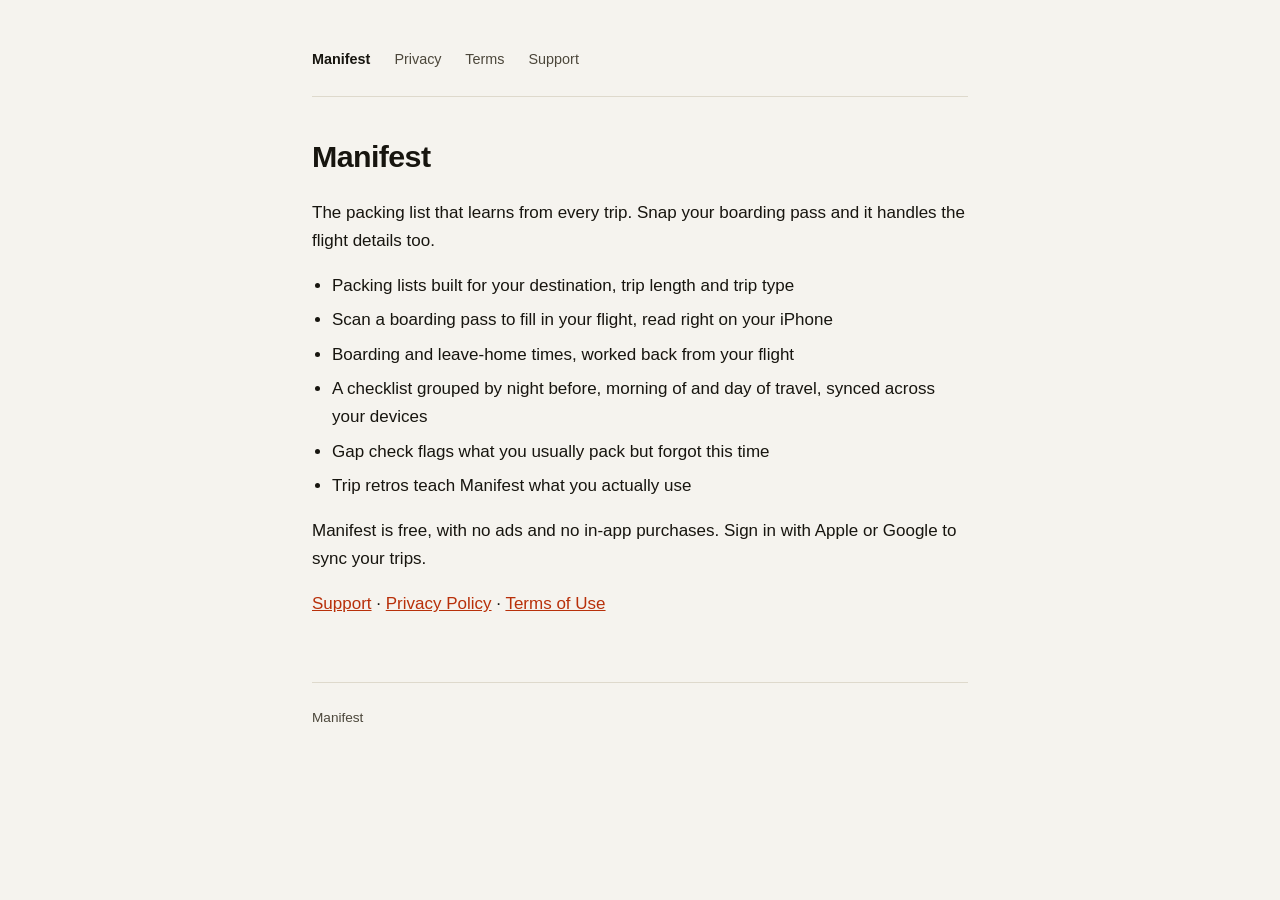
<file: index.html>
<!DOCTYPE html>
<html lang="en">
<head>
<meta charset="utf-8">
<meta name="viewport" content="width=device-width, initial-scale=1">
<title>Manifest — Packing List</title>
<meta name="description" content="The packing list that learns from every trip. Snap your boarding pass and it handles the flight details too.">
<link rel="stylesheet" href="./style.css">
</head>
<body>
<div class="wrap">
<nav>
  <a class="home" href="./">Manifest</a>
  <a href="./privacy.html">Privacy</a>
  <a href="./terms.html">Terms</a>
  <a href="./support.html">Support</a>
</nav>
<h1>Manifest</h1>
<p>The packing list that learns from every trip. Snap your boarding pass and it handles
the flight details too.</p>
<ul>
  <li>Packing lists built for your destination, trip length and trip type</li>
  <li>Scan a boarding pass to fill in your flight, read right on your iPhone</li>
  <li>Boarding and leave-home times, worked back from your flight</li>
  <li>A checklist grouped by night before, morning of and day of travel, synced across your devices</li>
  <li>Gap check flags what you usually pack but forgot this time</li>
  <li>Trip retros teach Manifest what you actually use</li>
</ul>
<p>Manifest is free, with no ads and no in-app purchases. Sign in with Apple or Google to sync your trips.</p>
<p><a href="./support.html">Support</a> · <a href="./privacy.html">Privacy Policy</a> · <a href="./terms.html">Terms of Use</a></p>
<footer>Manifest</footer>
</div>
</body>
</html>
</file>
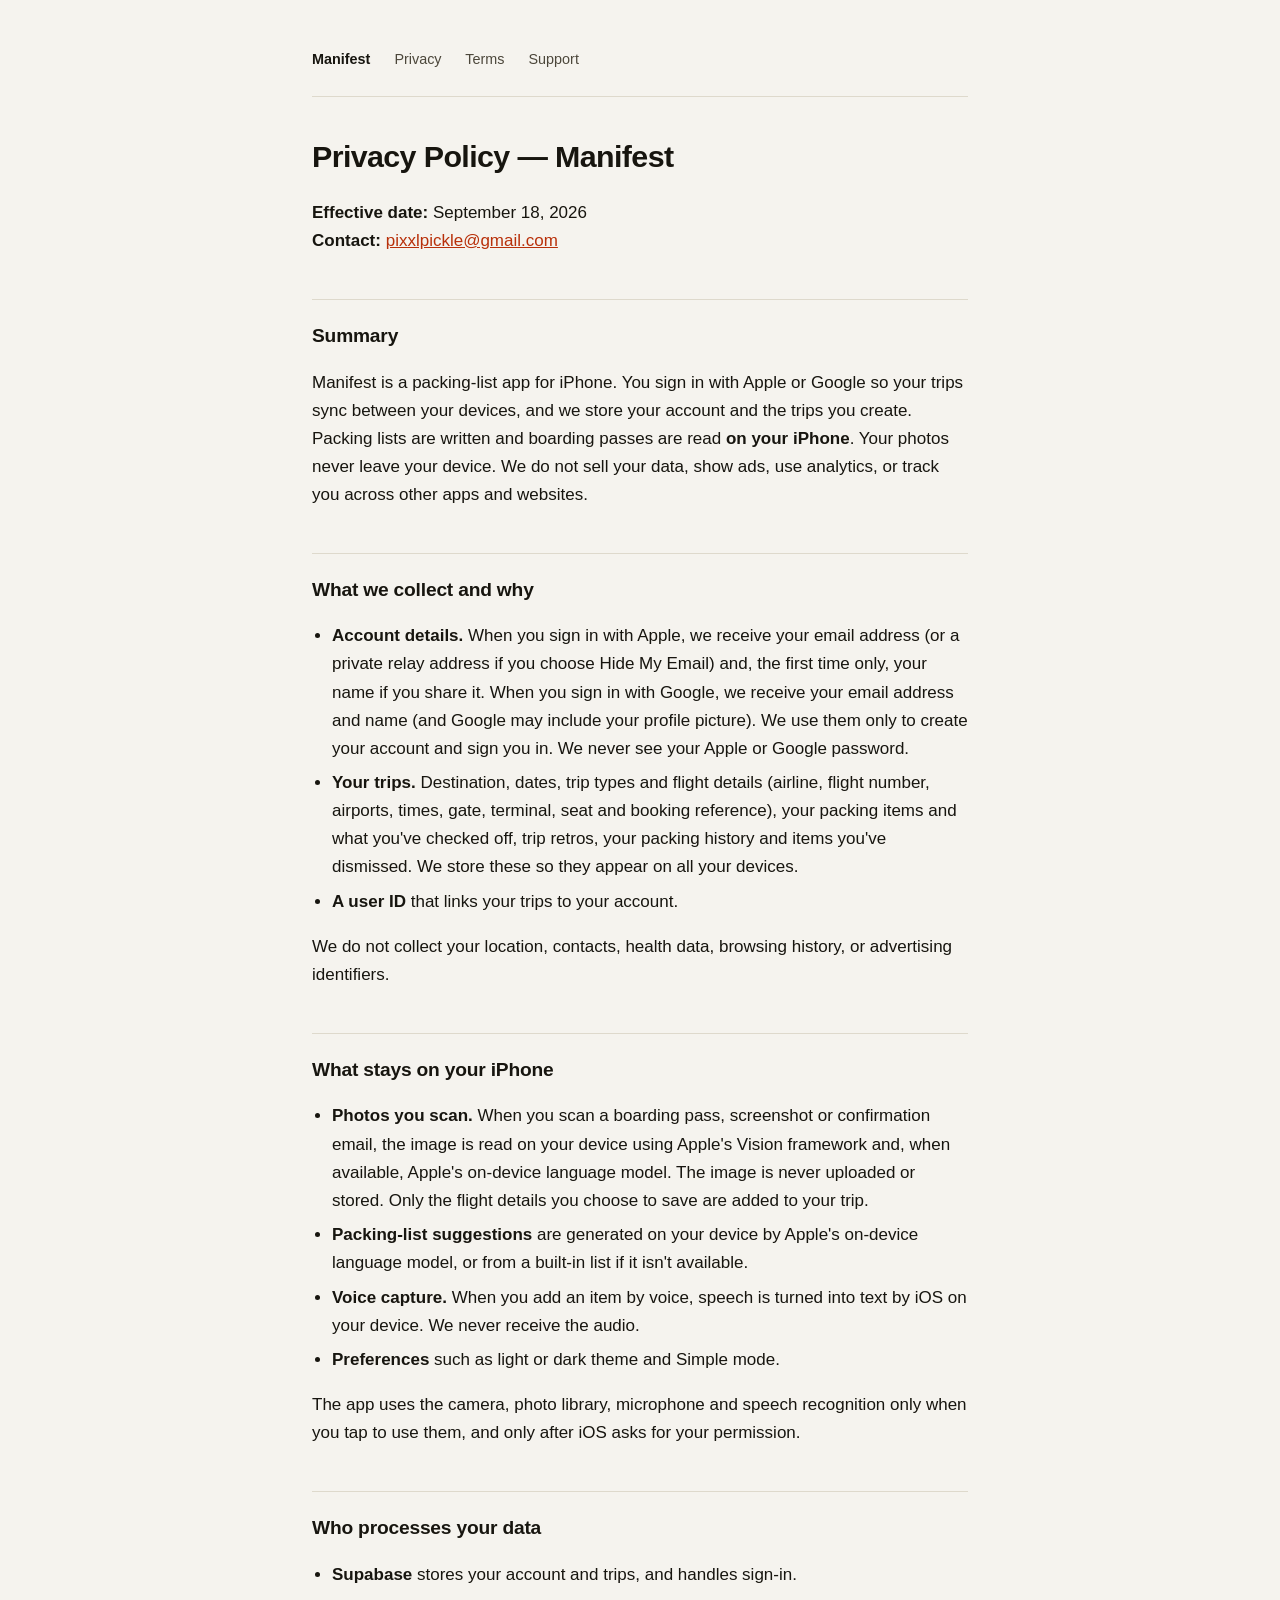
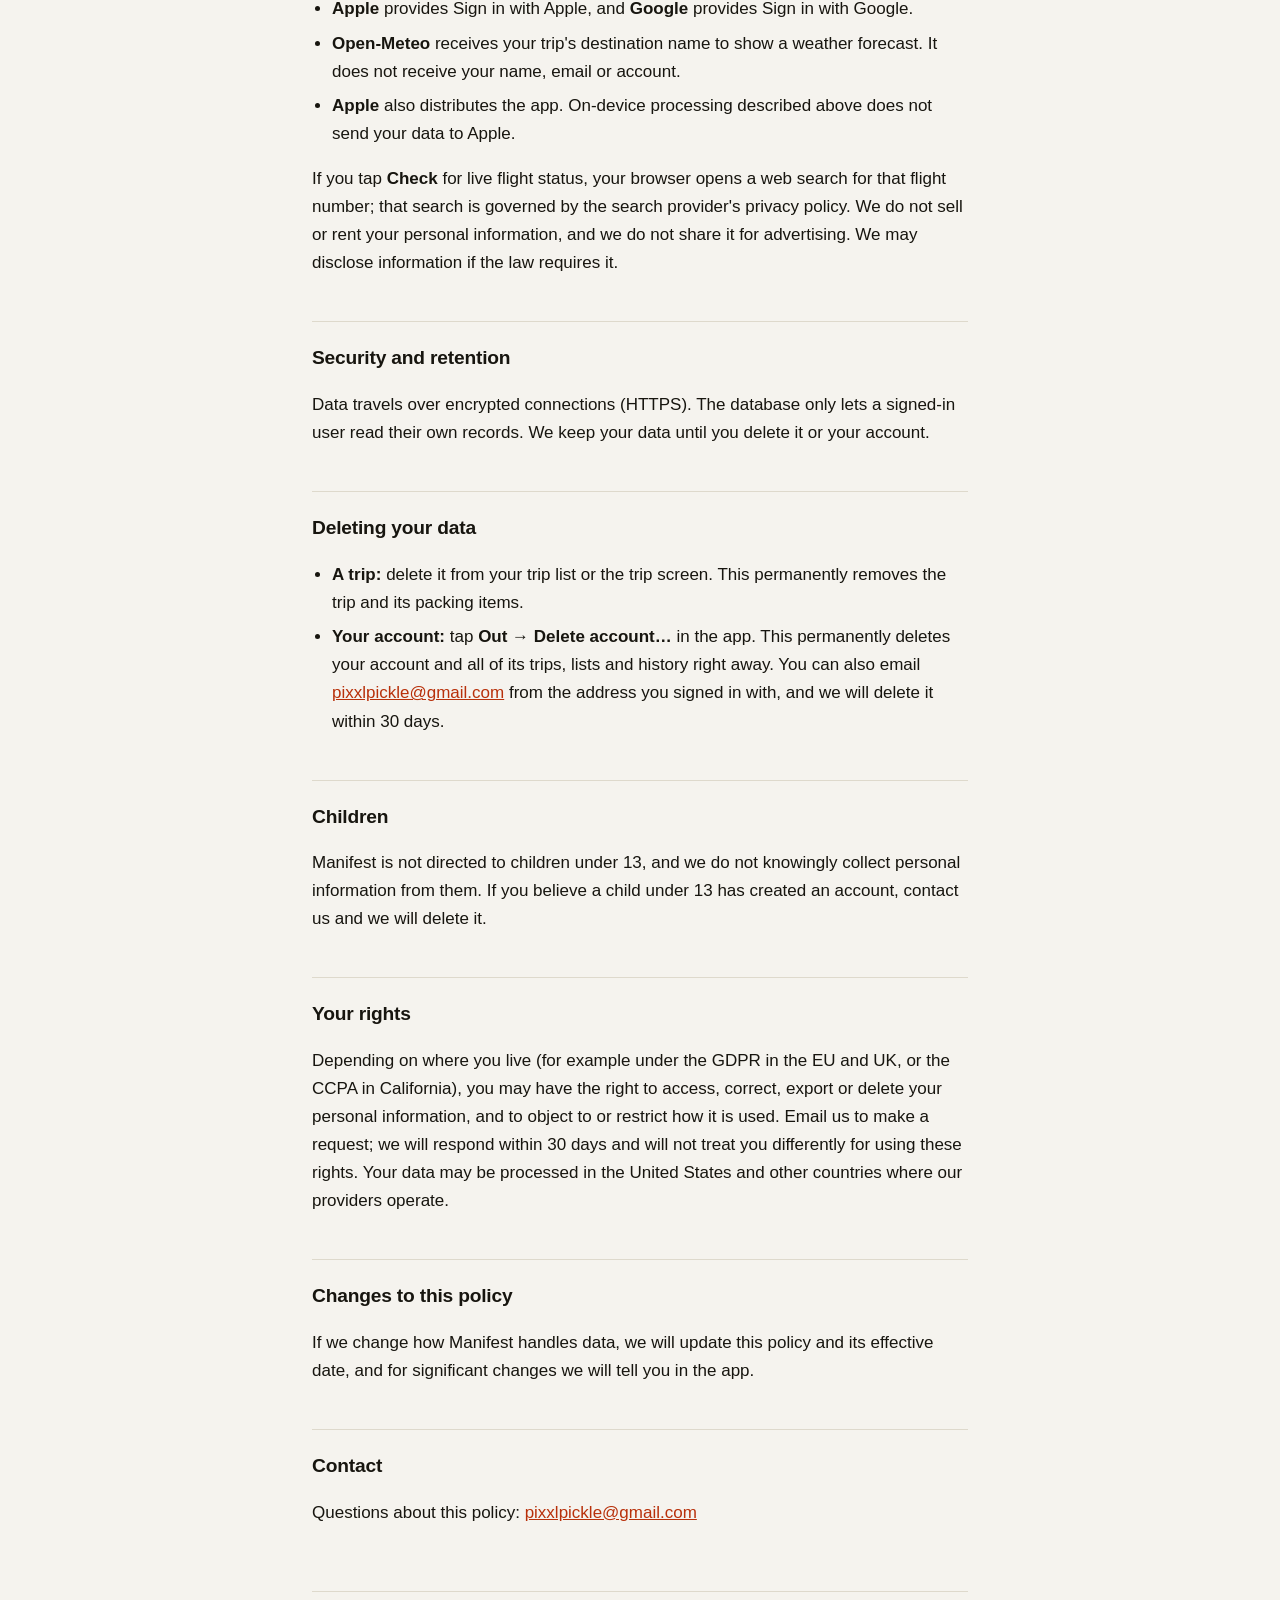
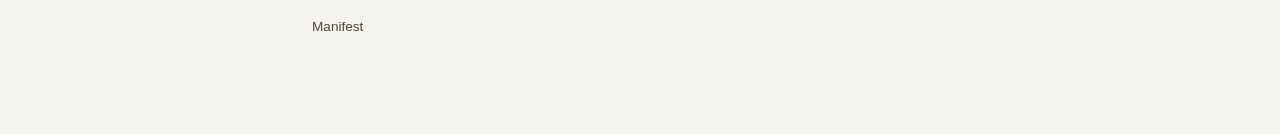
<file: privacy.html>
<!DOCTYPE html>
<html lang="en">
<head>
<meta charset="utf-8">
<meta name="viewport" content="width=device-width, initial-scale=1">
<title>Privacy Policy &mdash; Manifest</title>
<link rel="stylesheet" href="./style.css">
</head>
<body>
<div class="wrap">
<nav>
  <a class="home" href="./">Manifest</a>
  <a href="./privacy.html">Privacy</a>
  <a href="./terms.html">Terms</a>
  <a href="./support.html">Support</a>
</nav>
<h1>Privacy Policy — Manifest</h1>
<p><strong>Effective date:</strong> September 18, 2026<br>
<strong>Contact:</strong> <a href="mailto:pixxlpickle@gmail.com">pixxlpickle@gmail.com</a></p>

<h2>Summary</h2>
<p>Manifest is a packing-list app for iPhone. You sign in with Apple or Google so your
trips sync between your devices, and we store your account and the trips you create. Packing
lists are written and boarding passes are read <strong>on your iPhone</strong>. Your
photos never leave your device. We do not sell your data, show ads, use analytics, or
track you across other apps and websites.</p>

<h2>What we collect and why</h2>
<ul>
<li><strong>Account details.</strong> When you sign in with Apple, we receive your
  email address (or a private relay address if you choose Hide My Email) and, the first
  time only, your name if you share it. When you sign in with Google, we receive your email
  address and name (and Google may include your profile picture). We use them only to create
  your account and sign you in. We never see your Apple or Google password.</li>
<li><strong>Your trips.</strong> Destination, dates, trip types and flight details
  (airline, flight number, airports, times, gate, terminal, seat and booking reference),
  your packing items and what you've checked off, trip retros, your packing history and
  items you've dismissed. We store these so they appear on all your devices.</li>
<li><strong>A user ID</strong> that links your trips to your account.</li>
</ul>
<p>We do not collect your location, contacts, health data, browsing history, or
advertising identifiers.</p>

<h2>What stays on your iPhone</h2>
<ul>
<li><strong>Photos you scan.</strong> When you scan a boarding pass, screenshot or
  confirmation email, the image is read on your device using Apple's Vision framework
  and, when available, Apple's on-device language model. The image is never uploaded or
  stored. Only the flight details you choose to save are added to your trip.</li>
<li><strong>Packing-list suggestions</strong> are generated on your device by Apple's
  on-device language model, or from a built-in list if it isn't available.</li>
<li><strong>Voice capture.</strong> When you add an item by voice, speech is turned
  into text by iOS on your device. We never receive the audio.</li>
<li><strong>Preferences</strong> such as light or dark theme and Simple mode.</li>
</ul>
<p>The app uses the camera, photo library, microphone and speech recognition only when
you tap to use them, and only after iOS asks for your permission.</p>

<h2>Who processes your data</h2>
<ul>
<li><strong>Supabase</strong> stores your account and trips, and handles sign-in.</li>
<li><strong>Apple</strong> provides Sign in with Apple, and <strong>Google</strong>
  provides Sign in with Google.</li>
<li><strong>Open-Meteo</strong> receives your trip's destination name to show a weather
  forecast. It does not receive your name, email or account.</li>
<li><strong>Apple</strong> also distributes the app. On-device processing described
  above does not send your data to Apple.</li>
</ul>
<p>If you tap <strong>Check</strong> for live flight status, your browser opens a web
search for that flight number; that search is governed by the search provider's privacy
policy. We do not sell or rent your personal information, and we do not share it for
advertising. We may disclose information if the law requires it.</p>

<h2>Security and retention</h2>
<p>Data travels over encrypted connections (HTTPS). The database only lets a signed-in
user read their own records. We keep your data until you delete it or your account.</p>

<h2>Deleting your data</h2>
<ul>
<li><strong>A trip:</strong> delete it from your trip list or the trip screen. This
  permanently removes the trip and its packing items.</li>
<li><strong>Your account:</strong> tap <strong>Out → Delete account…</strong> in the app.
  This permanently deletes your account and all of its trips, lists and history right away.
  You can also email <a href="mailto:pixxlpickle@gmail.com">pixxlpickle@gmail.com</a> from
  the address you signed in with, and we will delete it within 30 days.</li>
</ul>

<h2>Children</h2>
<p>Manifest is not directed to children under 13, and we do not knowingly collect
personal information from them. If you believe a child under 13 has created an account,
contact us and we will delete it.</p>

<h2>Your rights</h2>
<p>Depending on where you live (for example under the GDPR in the EU and UK, or the
CCPA in California), you may have the right to access, correct, export or delete your
personal information, and to object to or restrict how it is used. Email us to make a
request; we will respond within 30 days and will not treat you differently for using
these rights. Your data may be processed in the United States and other countries where
our providers operate.</p>

<h2>Changes to this policy</h2>
<p>If we change how Manifest handles data, we will update this policy and its effective
date, and for significant changes we will tell you in the app.</p>

<h2>Contact</h2>
<p>Questions about this policy: <a href="mailto:pixxlpickle@gmail.com">pixxlpickle@gmail.com</a></p>
<footer>Manifest</footer>
</div>
</body>
</html>
</file>
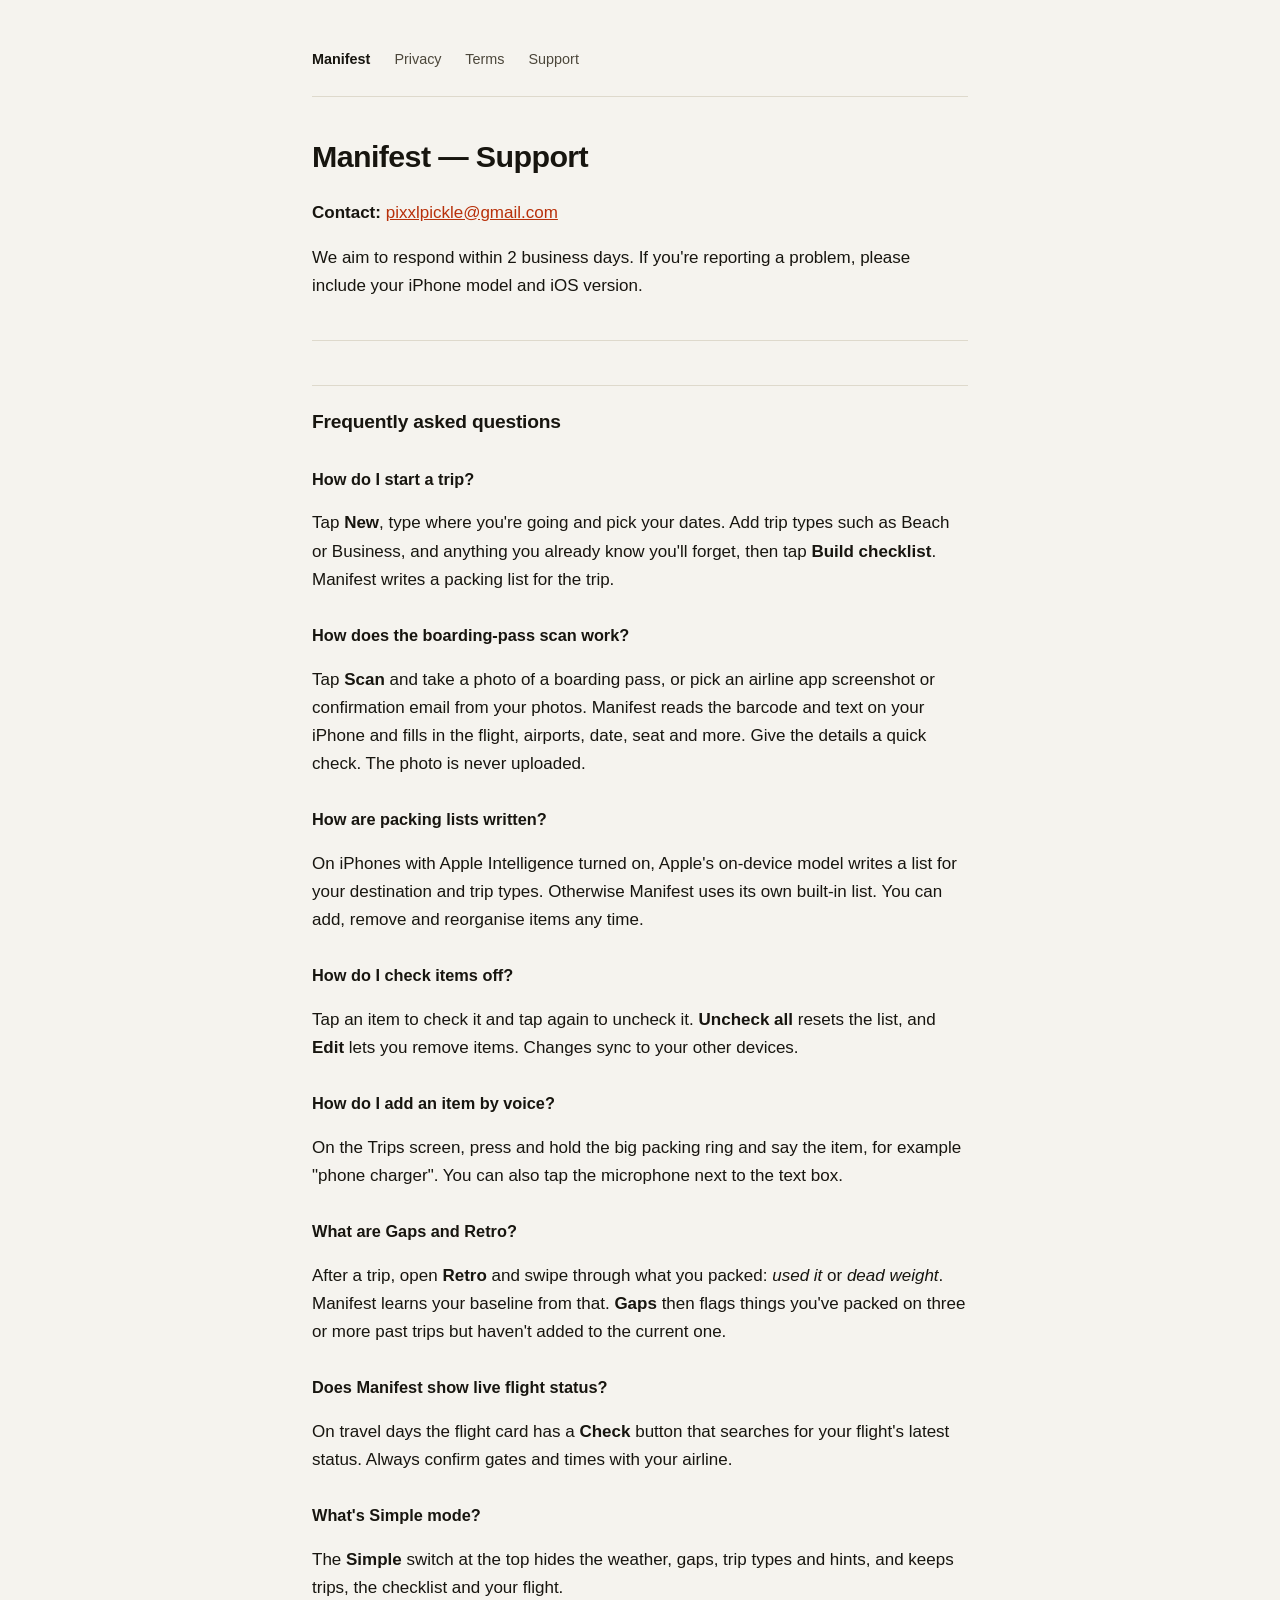
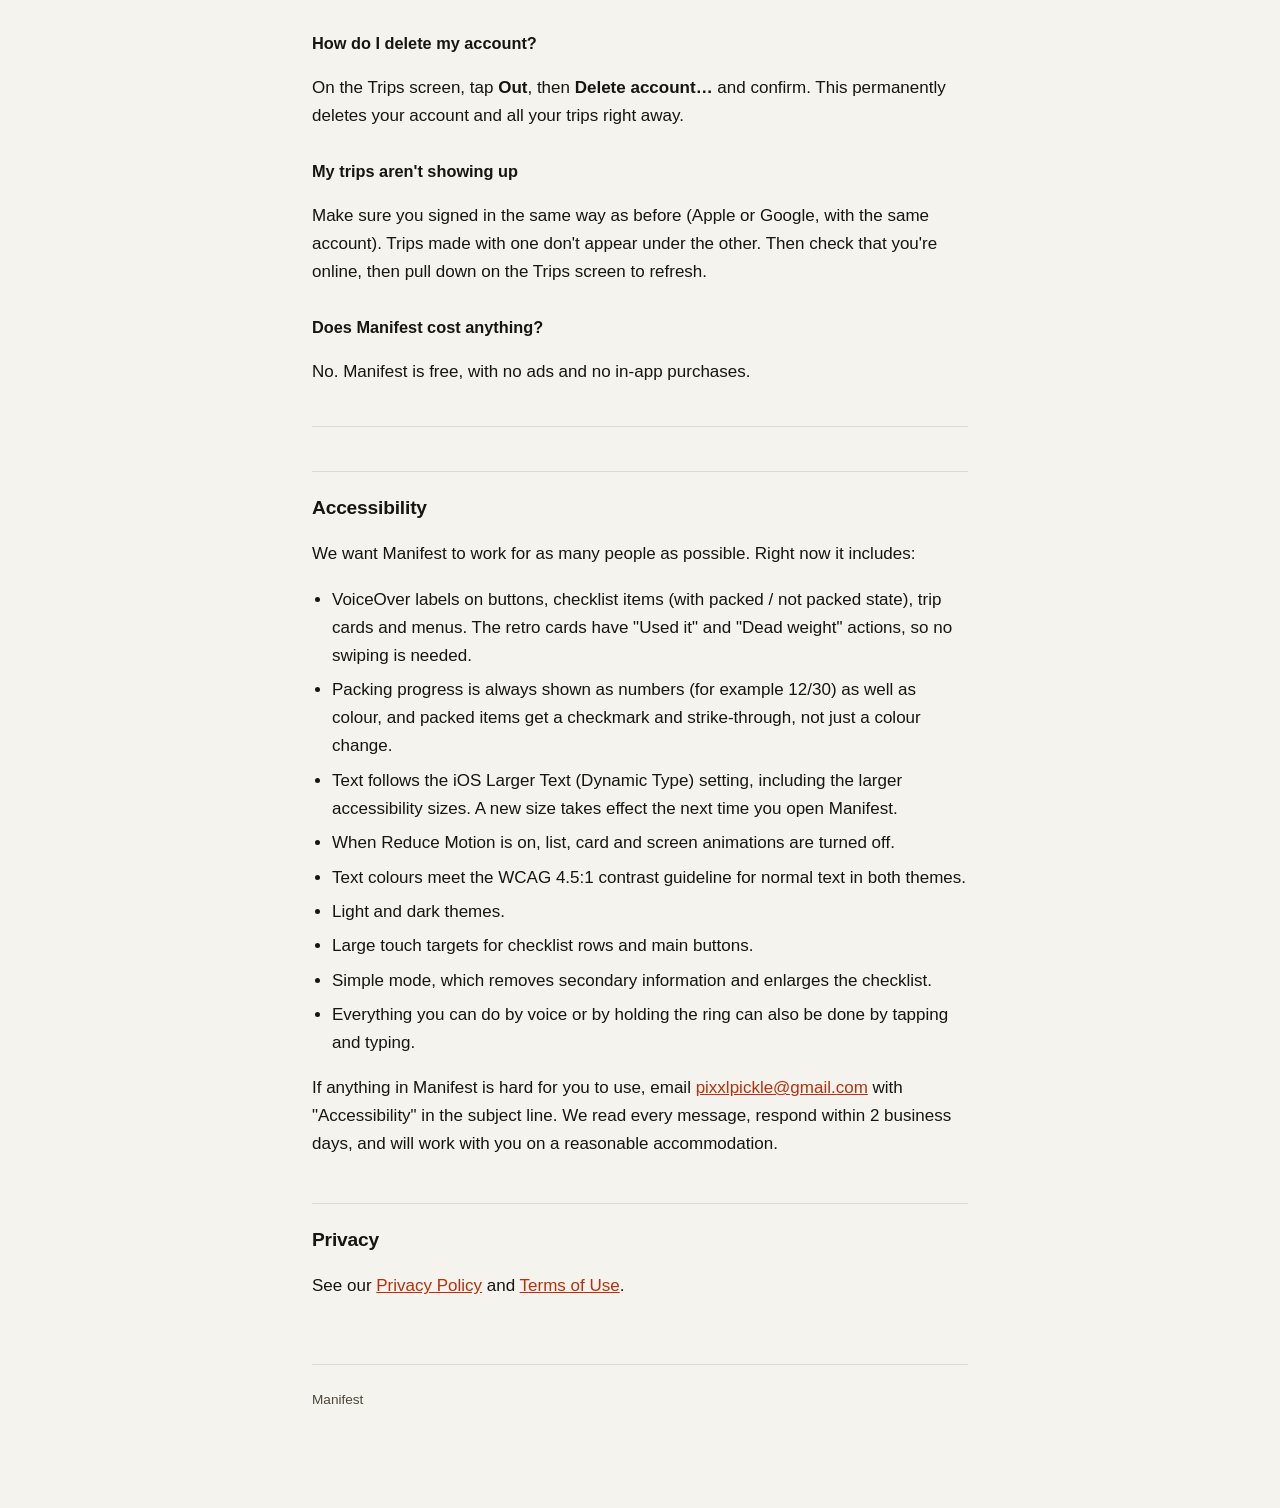
<file: support.html>
<!DOCTYPE html>
<html lang="en">
<head>
<meta charset="utf-8">
<meta name="viewport" content="width=device-width, initial-scale=1">
<title>Support &mdash; Manifest</title>
<link rel="stylesheet" href="./style.css">
</head>
<body>
<div class="wrap">
<nav>
  <a class="home" href="./">Manifest</a>
  <a href="./privacy.html">Privacy</a>
  <a href="./terms.html">Terms</a>
  <a href="./support.html">Support</a>
</nav>
<h1>Manifest — Support</h1>
<p><strong>Contact:</strong> <a href="mailto:pixxlpickle@gmail.com">pixxlpickle@gmail.com</a></p>
<p>We aim to respond within 2 business days. If you're reporting a problem, please
include your iPhone model and iOS version.</p>
<hr>
<h2>Frequently asked questions</h2>

<h3>How do I start a trip?</h3>
<p>Tap <strong>New</strong>, type where you're going and pick your dates. Add trip types
such as Beach or Business, and anything you already know you'll forget, then tap
<strong>Build checklist</strong>. Manifest writes a packing list for the trip.</p>

<h3>How does the boarding-pass scan work?</h3>
<p>Tap <strong>Scan</strong> and take a photo of a boarding pass, or pick an airline app
screenshot or confirmation email from your photos. Manifest reads the barcode and text on
your iPhone and fills in the flight, airports, date, seat and more. Give the details a
quick check. The photo is never uploaded.</p>

<h3>How are packing lists written?</h3>
<p>On iPhones with Apple Intelligence turned on, Apple's on-device model writes a list
for your destination and trip types. Otherwise Manifest uses its own built-in list. You
can add, remove and reorganise items any time.</p>

<h3>How do I check items off?</h3>
<p>Tap an item to check it and tap again to uncheck it. <strong>Uncheck all</strong>
resets the list, and <strong>Edit</strong> lets you remove items. Changes sync to your
other devices.</p>

<h3>How do I add an item by voice?</h3>
<p>On the Trips screen, press and hold the big packing ring and say the item, for
example "phone charger". You can also tap the microphone next to the text box.</p>

<h3>What are Gaps and Retro?</h3>
<p>After a trip, open <strong>Retro</strong> and swipe through what you packed:
<em>used it</em> or <em>dead weight</em>. Manifest learns your baseline from that.
<strong>Gaps</strong> then flags things you've packed on three or more past trips but
haven't added to the current one.</p>

<h3>Does Manifest show live flight status?</h3>
<p>On travel days the flight card has a <strong>Check</strong> button that searches for
your flight's latest status. Always confirm gates and times with your airline.</p>

<h3>What's Simple mode?</h3>
<p>The <strong>Simple</strong> switch at the top hides the weather, gaps, trip types and
hints, and keeps trips, the checklist and your flight.</p>

<h3>How do I delete my account?</h3>
<p>On the Trips screen, tap <strong>Out</strong>, then <strong>Delete account…</strong>
and confirm. This permanently deletes your account and all your trips right away.</p>

<h3>My trips aren't showing up</h3>
<p>Make sure you signed in the same way as before (Apple or Google, with the same
account). Trips made with one don't appear under the other. Then check that you're online, then pull down on the Trips screen to refresh.</p>

<h3>Does Manifest cost anything?</h3>
<p>No. Manifest is free, with no ads and no in-app purchases.</p>

<hr>
<h2>Accessibility</h2>
<p>We want Manifest to work for as many people as possible. Right now it includes:</p>
<ul>
<li>VoiceOver labels on buttons, checklist items (with packed / not packed state),
  trip cards and menus. The retro cards have "Used it" and "Dead weight" actions, so no
  swiping is needed.</li>
<li>Packing progress is always shown as numbers (for example 12/30) as well as colour,
  and packed items get a checkmark and strike-through, not just a colour change.</li>
<li>Text follows the iOS Larger Text (Dynamic Type) setting, including the larger accessibility
  sizes. A new size takes effect the next time you open Manifest.</li>
<li>When Reduce Motion is on, list, card and screen animations are turned off.</li>
<li>Text colours meet the WCAG 4.5:1 contrast guideline for normal text in both themes.</li>
<li>Light and dark themes.</li>
<li>Large touch targets for checklist rows and main buttons.</li>
<li>Simple mode, which removes secondary information and enlarges the checklist.</li>
<li>Everything you can do by voice or by holding the ring can also be done by tapping and
  typing.</li>
</ul>
<p>If anything in Manifest is hard for you to use, email
<a href="mailto:pixxlpickle@gmail.com">pixxlpickle@gmail.com</a> with "Accessibility" in the subject
line. We read every message, respond within 2 business days, and will work with you on a reasonable
accommodation.</p>

<h2>Privacy</h2>
<p>See our <a href="./privacy.html">Privacy Policy</a> and <a href="./terms.html">Terms of Use</a>.</p>
<footer>Manifest</footer>
</div>
</body>
</html>
</file>
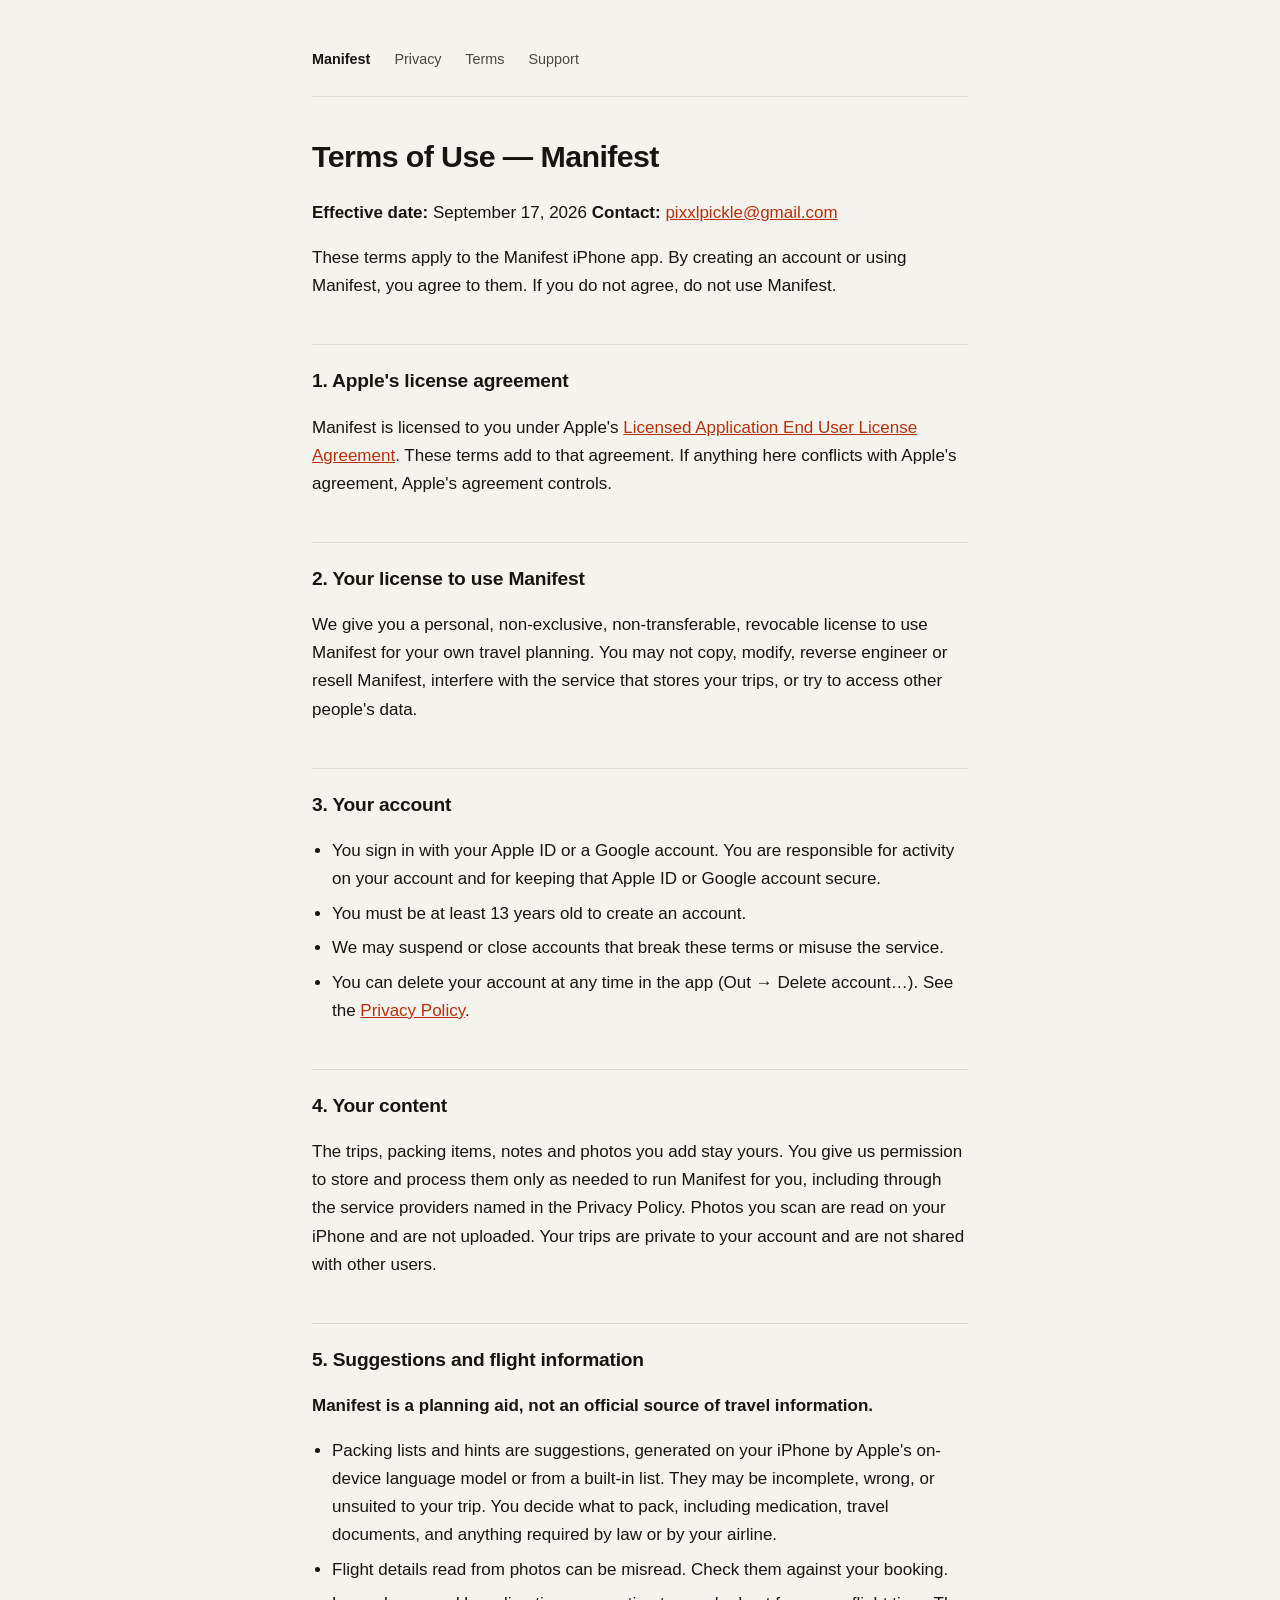
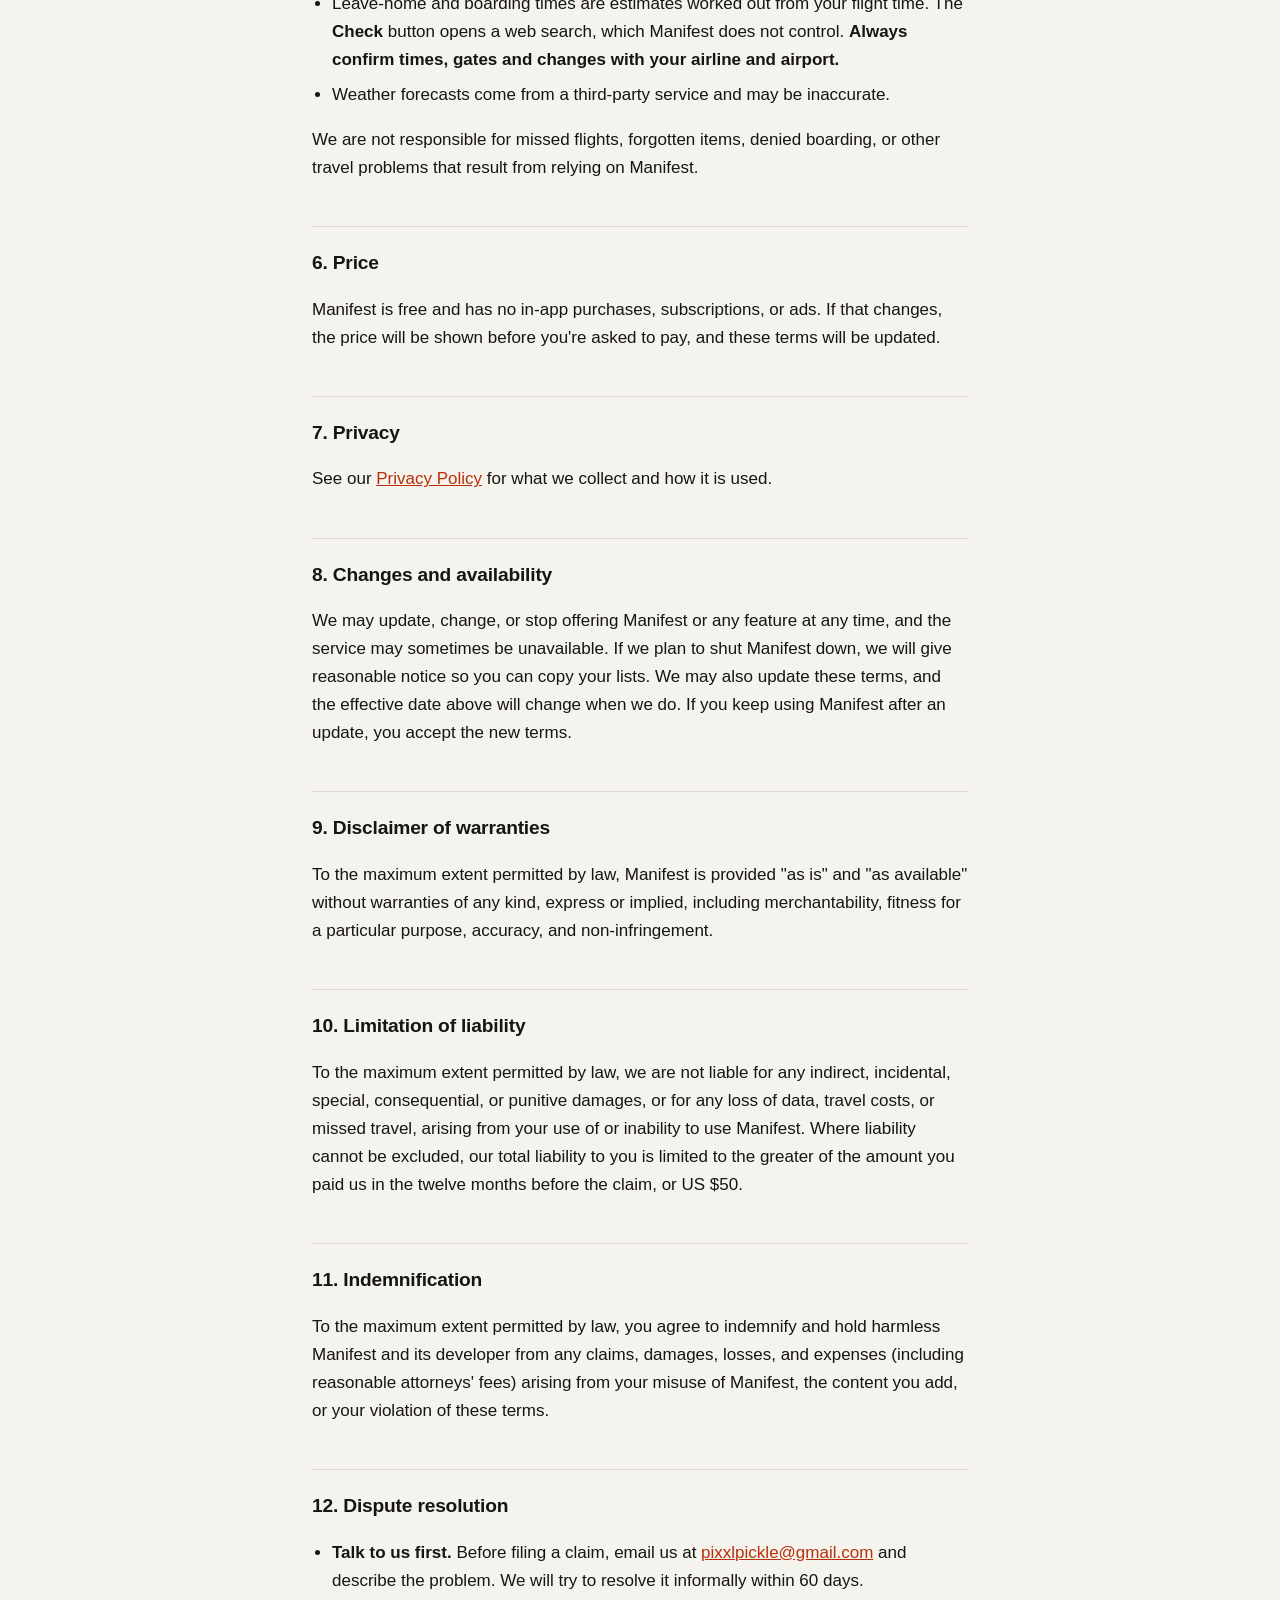
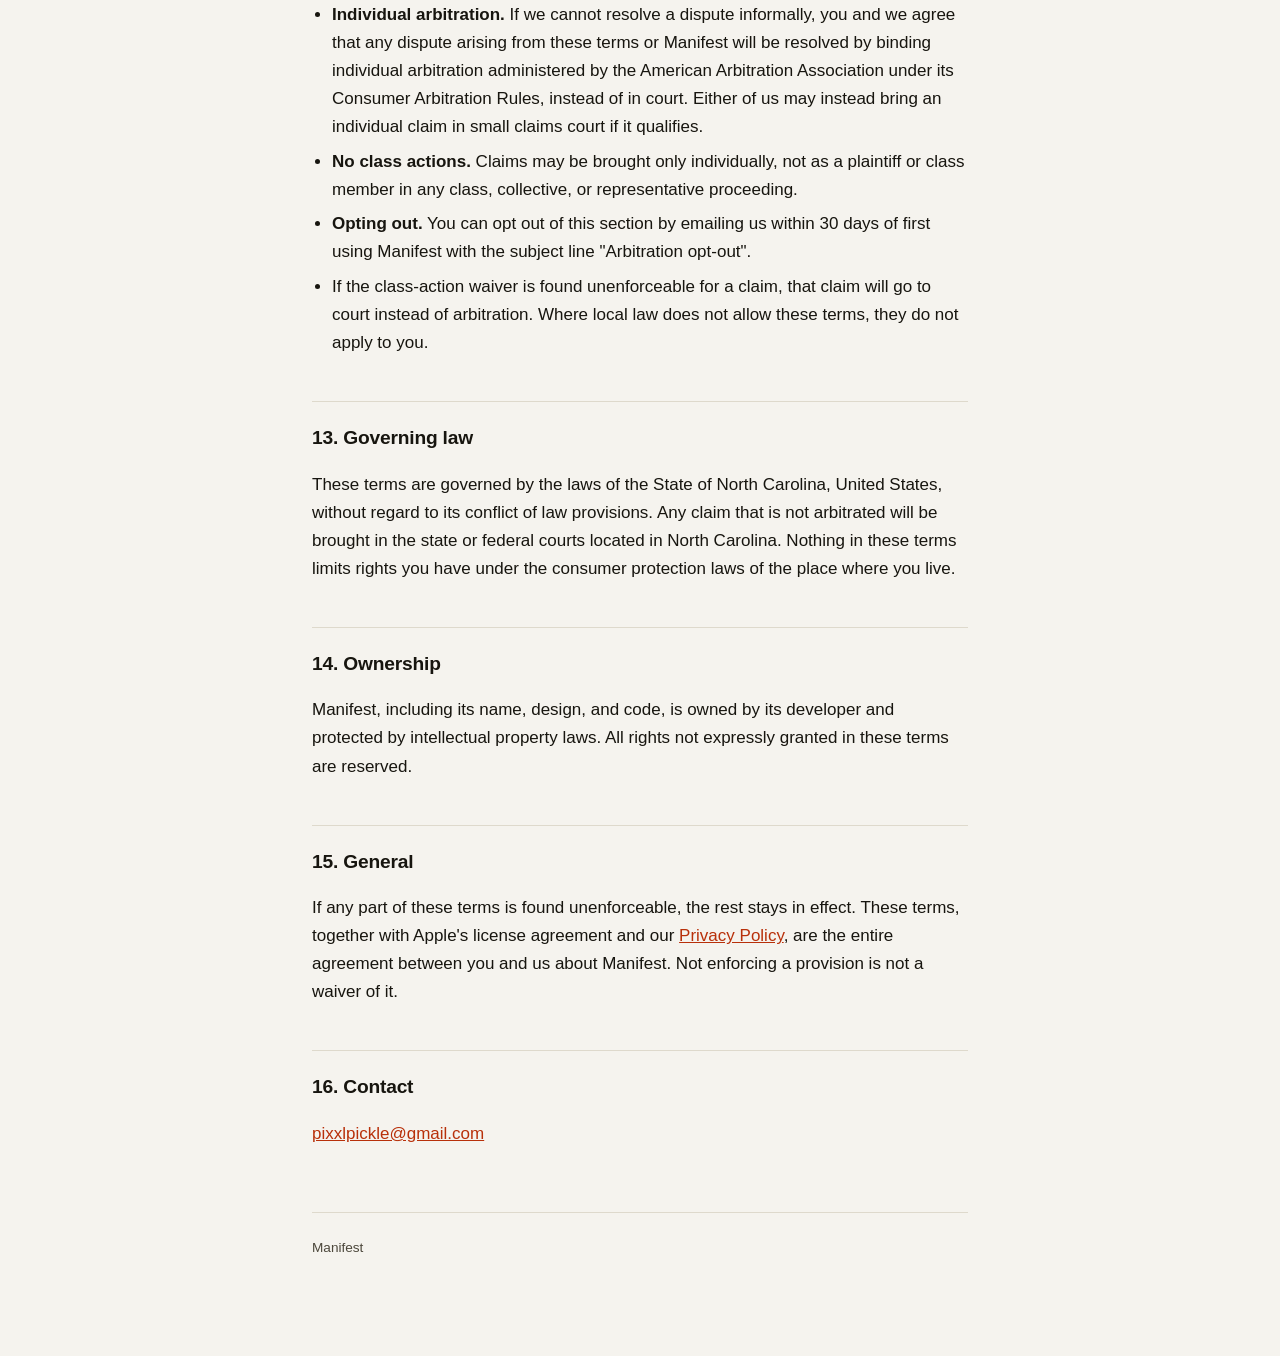
<file: terms.html>
<!DOCTYPE html>
<html lang="en">
<head>
<meta charset="utf-8">
<meta name="viewport" content="width=device-width, initial-scale=1">
<title>Terms of Use &mdash; Manifest</title>
<link rel="stylesheet" href="./style.css">
</head>
<body>
<div class="wrap">
<nav>
  <a class="home" href="./">Manifest</a>
  <a href="./privacy.html">Privacy</a>
  <a href="./terms.html">Terms</a>
  <a href="./support.html">Support</a>
</nav>
<h1>Terms of Use — Manifest</h1>
<p><strong>Effective date:</strong> September 17, 2026
<strong>Contact:</strong> <a href="mailto:pixxlpickle@gmail.com">pixxlpickle@gmail.com</a></p>
<p>These terms apply to the Manifest iPhone app. By creating an account or using
Manifest, you agree to them. If you do not agree, do not use Manifest.</p>

<h2>1. Apple's license agreement</h2>
<p>Manifest is licensed to you under Apple's
<a href="https://www.apple.com/legal/internet-services/itunes/dev/stdeula/">Licensed Application End User License Agreement</a>.
These terms add to that agreement. If anything here conflicts with Apple's
agreement, Apple's agreement controls.</p>

<h2>2. Your license to use Manifest</h2>
<p>We give you a personal, non-exclusive, non-transferable, revocable license to use
Manifest for your own travel planning. You may not copy, modify, reverse engineer or
resell Manifest, interfere with the service that stores your trips, or try to access
other people's data.</p>

<h2>3. Your account</h2>
<ul>
<li>You sign in with your Apple ID or a Google account. You are responsible for
  activity on your account and for keeping that Apple ID or Google account secure.</li>
<li>You must be at least 13 years old to create an account.</li>
<li>We may suspend or close accounts that break these terms or misuse the
  service.</li>
<li>You can delete your account at any time in the app (Out → Delete account…). See
  the <a href="./privacy.html">Privacy Policy</a>.</li>
</ul>

<h2>4. Your content</h2>
<p>The trips, packing items, notes and photos you add stay yours. You give us
permission to store and process them only as needed to run Manifest for you, including
through the service providers named in the Privacy Policy. Photos you scan are read on
your iPhone and are not uploaded. Your trips are private to your account and are not
shared with other users.</p>

<h2>5. Suggestions and flight information</h2>
<p><strong>Manifest is a planning aid, not an official source of travel
information.</strong></p>
<ul>
<li>Packing lists and hints are suggestions, generated on your iPhone by Apple's
  on-device language model or from a built-in list. They may be incomplete, wrong, or
  unsuited to your trip. You decide what to pack, including medication, travel documents,
  and anything required by law or by your airline.</li>
<li>Flight details read from photos can be misread. Check them against your
  booking.</li>
<li>Leave-home and boarding times are estimates worked out from your flight time. The
  <strong>Check</strong> button opens a web search, which Manifest does not control.
  <strong>Always confirm times, gates and changes with your airline and airport.</strong></li>
<li>Weather forecasts come from a third-party service and may be inaccurate.</li>
</ul>
<p>We are not responsible for missed flights, forgotten items, denied boarding, or
other travel problems that result from relying on Manifest.</p>

<h2>6. Price</h2>
<p>Manifest is free and has no in-app purchases, subscriptions, or ads. If that
changes, the price will be shown before you're asked to pay, and these terms will be
updated.</p>

<h2>7. Privacy</h2>
<p>See our <a href="./privacy.html">Privacy Policy</a> for what we collect and how it
is used.</p>

<h2>8. Changes and availability</h2>
<p>We may update, change, or stop offering Manifest or any feature at any time, and
the service may sometimes be unavailable. If we plan to shut Manifest down, we will
give reasonable notice so you can copy your lists. We may also update these terms,
and the effective date above will change when we do. If you keep using Manifest
after an update, you accept the new terms.</p>

<h2>9. Disclaimer of warranties</h2>
<p>To the maximum extent permitted by law, Manifest is provided "as is" and
"as available" without warranties of any kind, express or implied, including
merchantability, fitness for a particular purpose, accuracy, and
non-infringement.</p>

<h2>10. Limitation of liability</h2>
<p>To the maximum extent permitted by law, we are not liable for any indirect,
incidental, special, consequential, or punitive damages, or for any loss of data,
travel costs, or missed travel, arising from your use of or inability to use Manifest.
Where liability cannot be excluded, our total liability to you is limited to the
greater of the amount you paid us in the twelve months before the claim, or
US $50.</p>

<h2>11. Indemnification</h2>
<p>To the maximum extent permitted by law, you agree to indemnify and hold harmless
Manifest and its developer from any claims, damages, losses, and expenses (including
reasonable attorneys' fees) arising from your misuse of Manifest, the content you
add, or your violation of these terms.</p>

<h2>12. Dispute resolution</h2>
<ul>
<li><strong>Talk to us first.</strong> Before filing a claim, email us at <a href="mailto:pixxlpickle@gmail.com">pixxlpickle@gmail.com</a>
  and describe the problem. We will try to resolve it informally within 60 days.</li>
<li><strong>Individual arbitration.</strong> If we cannot resolve a dispute informally,
  you and we agree that any dispute arising from these terms or Manifest will be resolved
  by binding individual arbitration administered by the American Arbitration Association
  under its Consumer Arbitration Rules, instead of in court. Either of us may instead bring
  an individual claim in small claims court if it qualifies.</li>
<li><strong>No class actions.</strong> Claims may be brought only individually, not as a
  plaintiff or class member in any class, collective, or representative proceeding.</li>
<li><strong>Opting out.</strong> You can opt out of this section by emailing us within 30
  days of first using Manifest with the subject line "Arbitration opt-out".</li>
<li>If the class-action waiver is found unenforceable for a claim, that claim will go
  to court instead of arbitration. Where local law does not allow these terms, they do
  not apply to you.</li>
</ul>

<h2>13. Governing law</h2>
<p>These terms are governed by the laws of the State of North Carolina, United
States, without regard to its conflict of law provisions. Any claim that is not
arbitrated will be brought in the state or federal courts located in North Carolina.
Nothing in these terms limits rights you have under the consumer protection laws of
the place where you live.</p>

<h2>14. Ownership</h2>
<p>Manifest, including its name, design, and code, is owned by its developer and
protected by intellectual property laws. All rights not expressly granted in these
terms are reserved.</p>

<h2>15. General</h2>
<p>If any part of these terms is found unenforceable, the rest stays in effect. These
terms, together with Apple's license agreement and our
<a href="./privacy.html">Privacy Policy</a>, are the entire agreement between you and us
about Manifest. Not enforcing a provision is not a waiver of it.</p>

<h2>16. Contact</h2>
<p><a href="mailto:pixxlpickle@gmail.com">pixxlpickle@gmail.com</a></p>

<footer>Manifest</footer>
</div>
</body>
</html>
</file>
<file: style.css>
:root {
  --ink: #17150f;
  --muted: #4c473b;
  --rule: #ded9cc;
  --accent: #b8300a;
  --bg: #f5f3ee;
}
@media (prefers-color-scheme: dark) {
  :root {
    --ink: #efeadc;
    --muted: #b6af9c;
    --rule: #2e2b24;
    --accent: #ff6a38;
    --bg: #181712;
  }
}
* { box-sizing: border-box; }
body {
  margin: 0;
  background: var(--bg);
  color: var(--ink);
  font: 17px/1.65 -apple-system, BlinkMacSystemFont, "Segoe UI", Helvetica, Arial, sans-serif;
  -webkit-font-smoothing: antialiased;
}
.wrap { max-width: 44rem; margin: 0 auto; padding: 3rem 1.5rem 6rem; }
nav {
  font-size: 0.9rem;
  padding-bottom: 1.5rem;
  margin-bottom: 2.5rem;
  border-bottom: 1px solid var(--rule);
}
nav a { color: var(--muted); text-decoration: none; margin-right: 1.25rem; }
nav a:hover { color: var(--accent); }
nav a.home { color: var(--ink); font-weight: 600; }
h1 { font-size: 1.9rem; line-height: 1.25; margin: 0 0 1.5rem; letter-spacing: -0.02em; }
h2 {
  font-size: 1.2rem; margin: 2.75rem 0 0.75rem;
  padding-top: 1.25rem; border-top: 1px solid var(--rule);
  letter-spacing: -0.01em;
}
h3 { font-size: 1.02rem; margin: 1.75rem 0 0.5rem; }
ul { padding-left: 1.25rem; }
li { margin-bottom: 0.4rem; }
a { color: var(--accent); }
strong { font-weight: 600; }
hr { border: 0; border-top: 1px solid var(--rule); margin: 2.5rem 0; }
footer {
  margin-top: 4rem; padding-top: 1.5rem;
  border-top: 1px solid var(--rule);
  color: var(--muted); font-size: 0.85rem;
}
</file>
